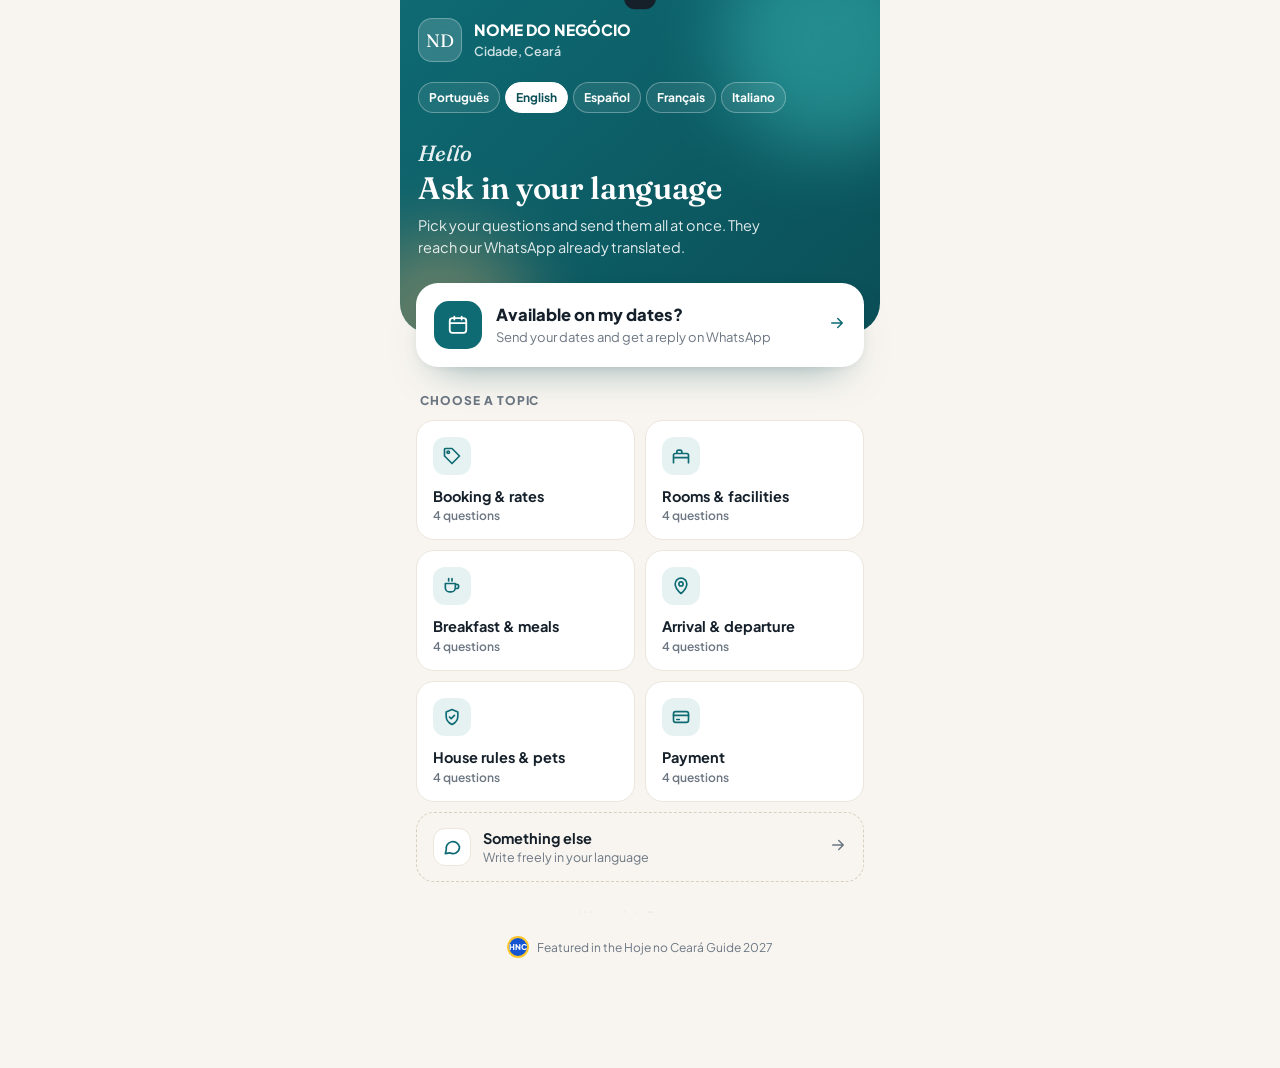
<file: _modelo/index.html>
<!doctype html>
<html lang="pt-BR">
<head>
<meta charset="utf-8">
<meta name="viewport" content="width=device-width, initial-scale=1, viewport-fit=cover">
<title>NOME DO NEGÓCIO · Fale no seu idioma</title>
<meta name="description" content="Fale com NOME DO NEGÓCIO no seu idioma: português, English, español, français, italiano.">
<meta property="og:title" content="NOME DO NEGÓCIO · Fale no seu idioma">
<meta property="og:description" content="Fale com NOME DO NEGÓCIO no seu idioma: português, English, español, français, italiano.">
<meta name="robots" content="noindex">
<link rel="stylesheet" href="../motor/bilingue.css">
</head>
<body>
<script>
window.CLIENTE = {
  demo: false,
  nome: "NOME DO NEGÓCIO",
  local: "Cidade, Ceará",
  whatsapp: "55DDDNUMERO",              // só números: 55 + DDD + número
  segmento: "hospedagem",                // hospedagem | restaurante | transfer | passeio
  idiomasFalados: ["pt"],                // idiomas que a equipe fala: "pt","en","es","fr","it"
  cor: "#0e6a73",                        // cor da marca (HEX)
  linkMateria: "https://hojenoceara.com.br",
  assuntosExtras: []                     // opcional: assuntos próprios do cliente (veja o README)
};
</script>
<script src="../motor/bilingue.js"></script>
</body>
</html>
</file>
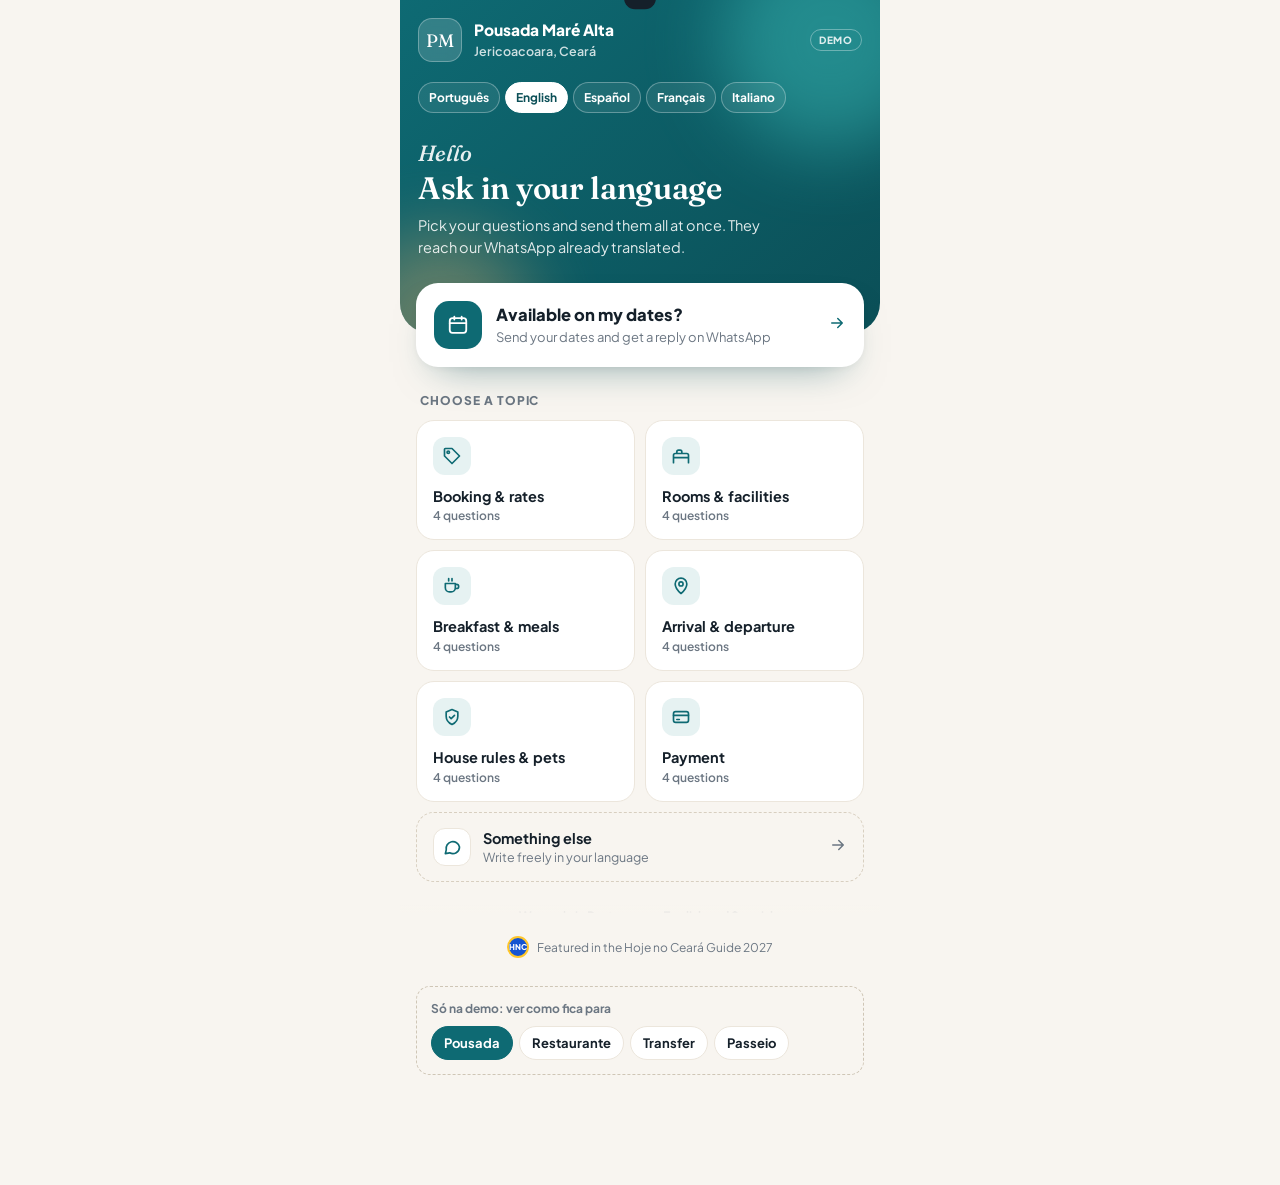
<file: demo/index.html>
<!doctype html>
<html lang="pt-BR">
<head>
<meta charset="utf-8">
<meta name="viewport" content="width=device-width, initial-scale=1, viewport-fit=cover">
<title>Demonstração · WhatsApp Bilíngue</title>
<meta name="description" content="Pergunte no seu idioma. Demonstração do WhatsApp Bilíngue do Hoje no Ceará.">
<meta property="og:title" content="Demonstração · WhatsApp Bilíngue">
<meta property="og:description" content="Pergunte no seu idioma. Demonstração do WhatsApp Bilíngue do Hoje no Ceará.">
<meta name="robots" content="noindex">
<link rel="stylesheet" href="../motor/bilingue.css">
</head>
<body>
<script>
window.CLIENTE = {
  demo: true,
  nome: "Pousada Maré Alta",
  local: "Jericoacoara, Ceará",
  whatsapp: "5585920063154",
  segmento: "hospedagem",
  idiomasFalados: ["pt","en","es"],
  cor: "#0e6a73",
  linkMateria: "https://hojenoceara.com.br"
};
</script>
<script src="../motor/bilingue.js"></script>
</body>
</html>
</file>
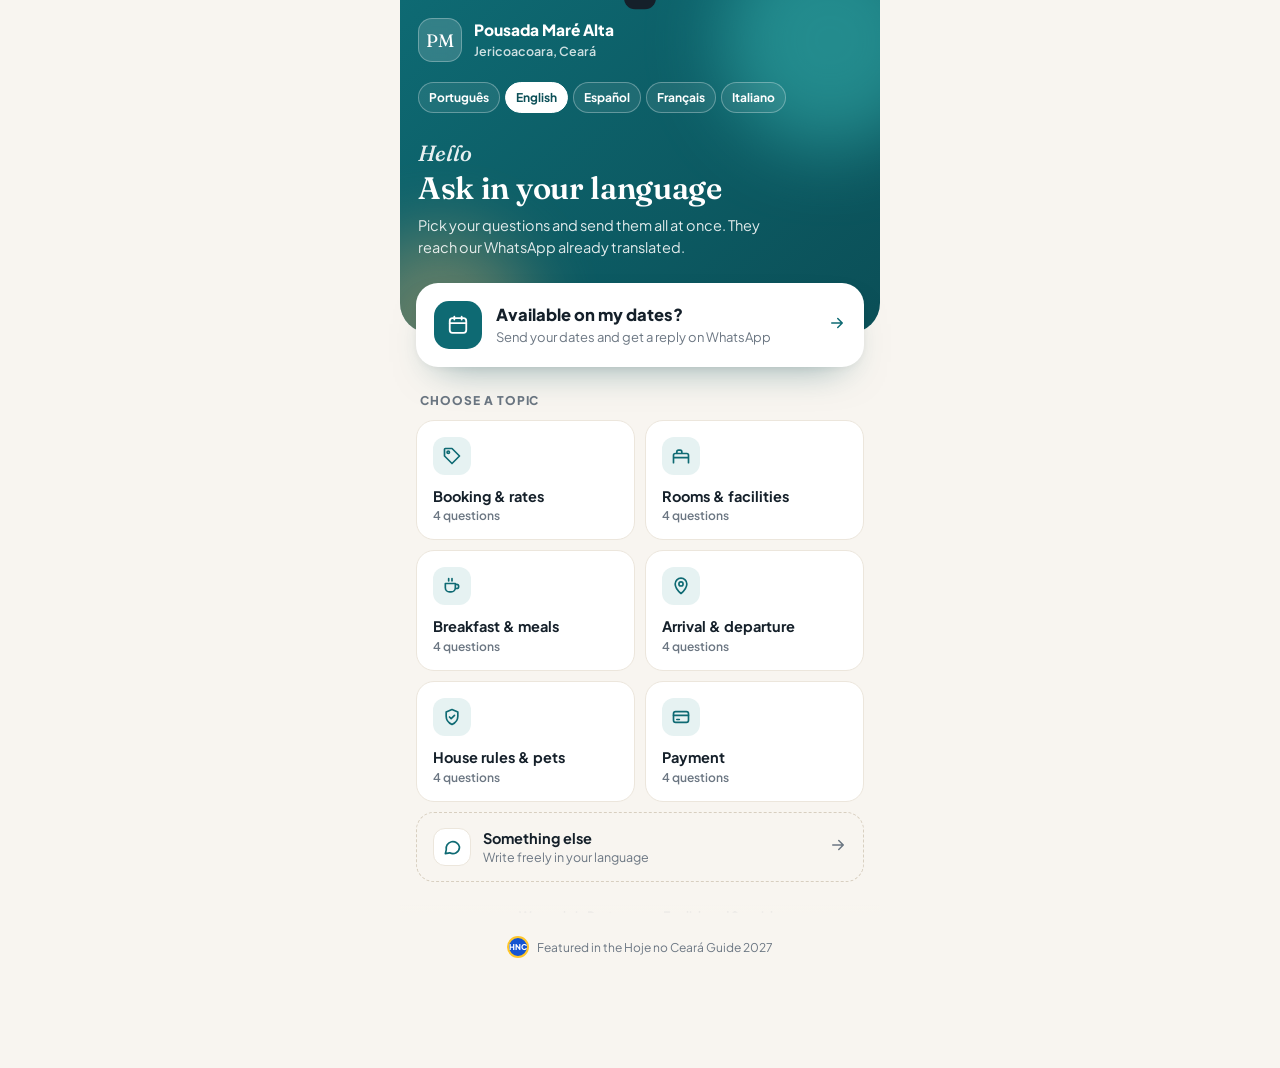
<file: pousada-mare-alta/index.html>
<!doctype html>
<html lang="pt-BR">
<head>
<meta charset="utf-8">
<meta name="viewport" content="width=device-width, initial-scale=1, viewport-fit=cover">
<title>Pousada Maré Alta · Fale no seu idioma</title>
<meta name="description" content="Fale com a Pousada Maré Alta no seu idioma: português, English, español, français, italiano.">
<meta property="og:title" content="Pousada Maré Alta · Fale no seu idioma">
<meta property="og:description" content="Fale com a Pousada Maré Alta no seu idioma: português, English, español, français, italiano.">
<meta name="robots" content="noindex">
<link rel="stylesheet" href="../motor/bilingue.css">
</head>
<body>
<script>
window.CLIENTE = {
  demo: false,
  nome: "Pousada Maré Alta",
  local: "Jericoacoara, Ceará",
  whatsapp: "5585920063154",
  segmento: "hospedagem",
  idiomasFalados: ["pt","en","es"],
  cor: "#0e6a73",
  linkMateria: "https://hojenoceara.com.br"
};
</script>
<script src="../motor/bilingue.js"></script>
</body>
</html>
</file>
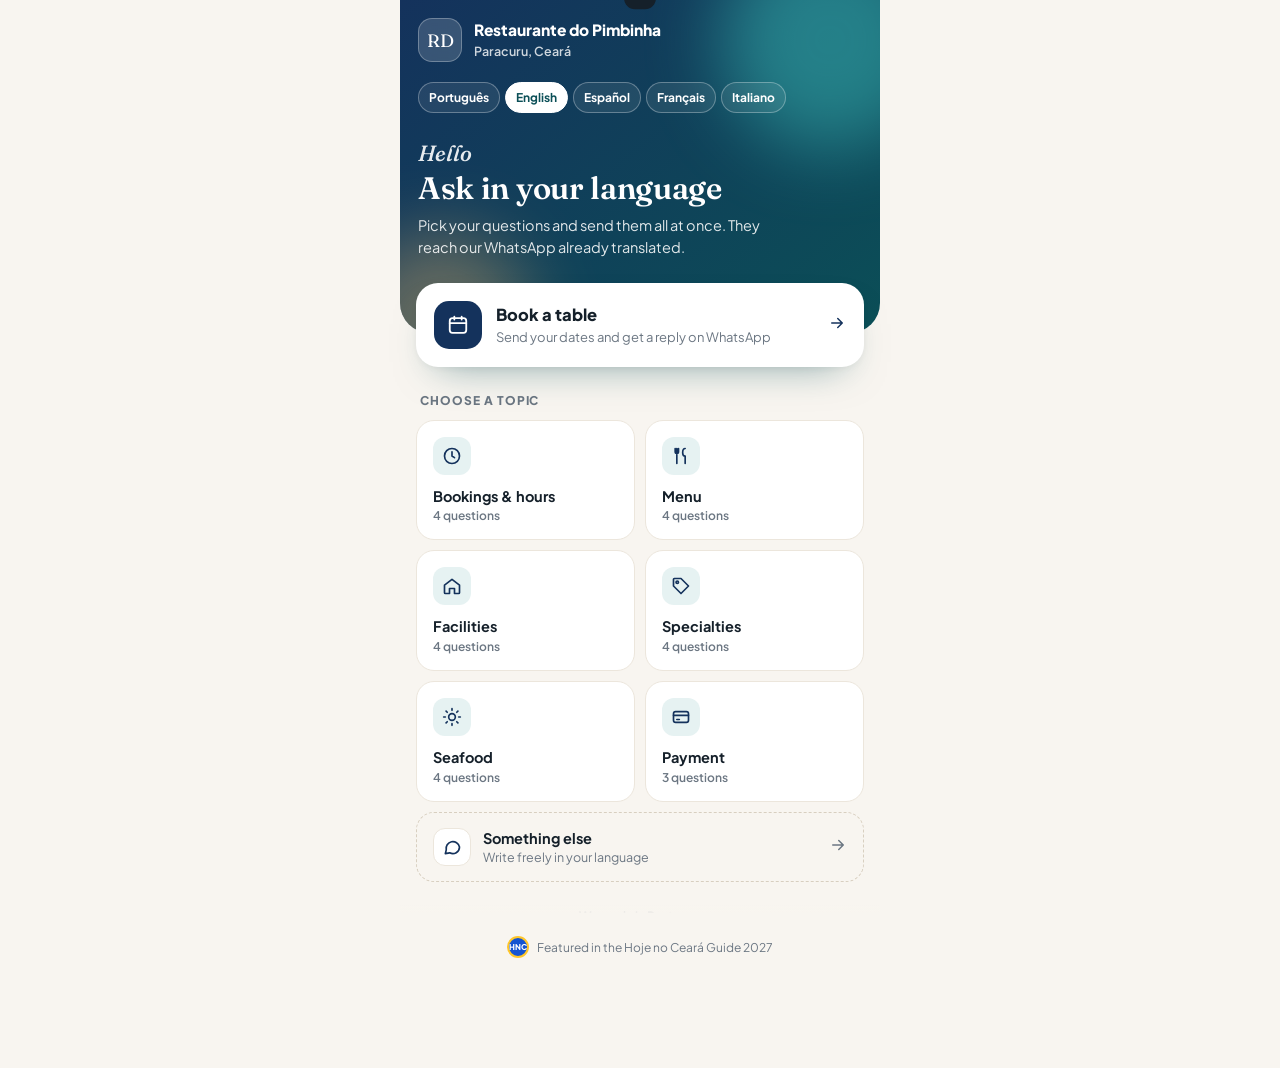
<file: restaurante-do-pimbinha/index.html>
<!doctype html>
<html lang="pt-BR">
<head>
<meta charset="utf-8">
<meta name="viewport" content="width=device-width, initial-scale=1, viewport-fit=cover">
<title>Restaurante do Pimbinha · Fale no seu idioma</title>
<meta name="description" content="Fale com o Restaurante do Pimbinha no seu idioma: português, English, español, français, italiano.">
<meta property="og:title" content="Restaurante do Pimbinha · Fale no seu idioma">
<meta property="og:description" content="Fale com o Restaurante do Pimbinha no seu idioma: português, English, español, français, italiano.">
<meta name="robots" content="noindex">
<link rel="stylesheet" href="../motor/bilingue.css">
</head>
<body>
<script>
window.CLIENTE = {
  demo: false,
  nome: "Restaurante do Pimbinha",
  local: "Paracuru, Ceará",
  whatsapp: "5585996174480",             // só números: 55 + DDD + número
  segmento: "restaurante",               // hospedagem | restaurante | transfer | passeio
  idiomasFalados: ["pt"],                // idiomas que a equipe fala: "pt","en","es","fr","it"
  cor: "#14325c",                        // cor da marca (HEX)
  linkMateria: "https://hojenoceara.com.br",
  assuntosExtras: [
    { ic: "tag",
      titulo: ["Especialidades","Specialties","Especialidades","Spécialités","Specialità"],
      perguntas: [
        ["Qual é a especialidade da casa?","What's the house specialty?","¿Cuál es la especialidad de la casa?","Quelle est la spécialité de la maison ?","Qual è la specialità della casa?"],
        ["Têm algum prato típico cearense?","Do you have any typical Ceará dishes?","¿Tienen algún plato típico de Ceará?","Avez-vous des plats typiques du Ceará ?","Avete piatti tipici del Ceará?"],
        ["Os pratos servem quantas pessoas?","How many people does each dish serve?","¿Para cuántas personas es cada plato?","Pour combien de personnes est prévu chaque plat ?","Per quante persone è ogni piatto?"],
        ["Têm prato do dia?","Do you have a dish of the day?","¿Tienen plato del día?","Avez-vous un plat du jour ?","Avete un piatto del giorno?"]
      ] },
    { ic: "sun",
      titulo: ["Frutos do mar","Seafood","Mariscos","Fruits de mer","Frutti di mare"],
      perguntas: [
        ["Quais frutos do mar vocês servem?","What seafood do you serve?","¿Qué mariscos sirven?","Quels fruits de mer servez-vous ?","Che frutti di mare servite?"],
        ["O peixe e os frutos do mar são frescos do dia?","Are the fish and seafood fresh from the day's catch?","¿El pescado y los mariscos son frescos del día?","Le poisson et les fruits de mer sont-ils de la pêche du jour ?","Il pesce e i frutti di mare sono freschi di giornata?"],
        ["Têm lagosta ou camarão?","Do you have lobster or shrimp?","¿Tienen langosta o camarón?","Avez-vous de la langouste ou des crevettes ?","Avete aragosta o gamberi?"],
        ["Têm pratos sem frutos do mar?","Do you have dishes without seafood?","¿Tienen platos sin mariscos?","Avez-vous des plats sans fruits de mer ?","Avete piatti senza frutti di mare?"]
      ] }
  ]
};
</script>
<script src="../motor/bilingue.js"></script>
</body>
</html>
</file>
<file: motor/bilingue.css>
/* WhatsApp Bilíngue · Hoje no Ceará · motor visual (não edite por cliente) */
:root{
  --brand:#0e6a73; --brand-2:#0b4f57; --brand-soft:#e6f2f2;
  --ink:#15202a; --muted:#6b7682; --line:#ece6dc; --bg:#f8f5f0; --card:#fff; --wa:#1faa59; --hnc:#1554d1;
}
*{box-sizing:border-box;-webkit-tap-highlight-color:transparent}
html,body{margin:0}
body{font-family:"Plus Jakarta Sans",system-ui,-apple-system,"Segoe UI",Roboto,Arial,sans-serif;background:var(--bg);color:var(--ink);-webkit-font-smoothing:antialiased}
button,input{font:inherit;color:inherit}
.wrap{max-width:480px;margin:0 auto;min-height:100vh;padding-bottom:110px}

/* ---------- hero ---------- */
.hero{position:relative;overflow:hidden;color:#fff;padding:18px 18px 74px;border-radius:0 0 30px 30px;
  background:linear-gradient(140deg,var(--brand) 0%,var(--brand-2) 100%)}
.blob{position:absolute;border-radius:50%;filter:blur(36px);opacity:.55;pointer-events:none}
.blob.a{width:220px;height:220px;background:#36b3b0;top:-70px;right:-60px;animation:float 9s ease-in-out infinite}
.blob.b{width:180px;height:180px;background:#f2b46b;bottom:-80px;left:-50px;opacity:.38;animation:float 11s ease-in-out infinite reverse}
@keyframes float{0%,100%{transform:translate(0,0)}50%{transform:translate(-18px,14px)}}
.top{position:relative;display:flex;align-items:center;gap:12px}
.mono{width:44px;height:44px;border-radius:14px;background:rgba(255,255,255,.16);border:1px solid rgba(255,255,255,.28);display:grid;place-items:center;font-family:"Fraunces",Georgia,serif;font-size:18px;flex:none;backdrop-filter:blur(6px)}
.top b{display:block;font-size:15.5px;font-weight:800}
.top small{opacity:.8;font-size:12.5px;font-weight:600}
.demo{margin-left:auto;font-size:10px;font-weight:800;letter-spacing:.08em;text-transform:uppercase;border:1px solid rgba(255,255,255,.4);padding:4px 8px;border-radius:99px;opacity:.85}
.langs{position:relative;display:flex;gap:5px;overflow-x:auto;margin:20px -18px 0;padding:0 18px 2px;scrollbar-width:none}
.langs::-webkit-scrollbar{display:none}
.lang{flex:none;padding:7px 10px;border-radius:99px;border:1px solid rgba(255,255,255,.3);background:rgba(255,255,255,.08);color:#fff;font-weight:700;font-size:12px;cursor:pointer;transition:background .2s,color .2s}
.lang.on{background:#fff;color:var(--brand-2);border-color:#fff}
.hello{position:relative;font-family:"Fraunces",Georgia,serif;font-style:italic;font-weight:500;font-size:22px;margin:24px 0 2px;height:30px;opacity:.9}
.hello span{display:inline-block;transition:opacity .45s,transform .45s}
.hello span.out{opacity:0;transform:translateY(-8px)}
.hero h1{position:relative;font-family:"Fraunces",Georgia,serif;font-weight:600;font-size:31px;line-height:1.1;margin:0 0 10px;letter-spacing:-.01em}
.hero p{position:relative;margin:0;font-size:14.5px;line-height:1.5;opacity:.88;max-width:34ch}

/* ---------- corpo ---------- */
.body{padding:0 16px}
.primary{position:relative;margin-top:-50px;display:flex;align-items:center;gap:14px;width:100%;padding:18px;border:0;border-radius:22px;background:var(--card);cursor:pointer;text-align:left;box-shadow:0 18px 40px -22px rgba(11,79,87,.55),0 2px 6px rgba(0,0,0,.04);animation:up .5s .05s both}
.primary .ic{width:48px;height:48px;border-radius:15px;background:var(--brand);color:#fff;display:grid;place-items:center;flex:none}
.primary b{display:block;font-size:16.5px;font-weight:800}
.primary small{display:block;color:var(--muted);font-size:13px;margin-top:3px;line-height:1.4}
.primary .arr{margin-left:auto;color:var(--brand);flex:none}
.lbl{font-size:12px;font-weight:800;letter-spacing:.08em;text-transform:uppercase;color:var(--muted);margin:26px 4px 12px}
.grid{display:grid;grid-template-columns:1fr 1fr;gap:10px}
.cat{position:relative;display:flex;flex-direction:column;gap:12px;align-items:flex-start;padding:16px;border-radius:18px;border:1px solid var(--line);background:var(--card);cursor:pointer;text-align:left;transition:transform .12s,border-color .2s;animation:up .45s both}
.cat:active{transform:scale(.97)}
.cat .ic{width:38px;height:38px;border-radius:12px;background:var(--brand-soft);color:var(--brand);display:grid;place-items:center}
.cat b{display:block;font-size:14.5px;line-height:1.3}
.cat small{display:block;color:var(--muted);font-size:12px;margin-top:3px;font-weight:600}
.cat .n{position:absolute;top:12px;right:12px;min-width:22px;height:22px;padding:0 6px;border-radius:99px;background:var(--wa);color:#fff;font-size:12px;font-weight:800;display:none;place-items:center}
.cat.has{border-color:var(--wa)}
.cat.has .n{display:grid;animation:pop .3s}
@keyframes up{from{opacity:0;transform:translateY(10px)}to{opacity:1;transform:none}}
@keyframes pop{0%{transform:scale(.4)}70%{transform:scale(1.15)}100%{transform:scale(1)}}
.other{display:flex;align-items:center;gap:12px;margin-top:10px;padding:15px 16px;border-radius:18px;border:1px dashed #d8cfc0;background:transparent;text-decoration:none;color:var(--ink)}
.other b{display:block;font-size:14.5px}
.other small{display:block;color:var(--muted);font-size:12.5px;margin-top:2px}
.other .arr{margin-left:auto;color:var(--muted)}
.trust{display:flex;align-items:center;justify-content:center;gap:8px;margin:26px 0 0;color:var(--muted);font-size:12.5px;font-weight:600;text-align:center}
.trust i{width:7px;height:7px;border-radius:50%;background:var(--wa);box-shadow:0 0 0 0 rgba(31,170,89,.5);animation:pulse 2s infinite}
@keyframes pulse{70%{box-shadow:0 0 0 7px rgba(31,170,89,0)}100%{box-shadow:0 0 0 0 rgba(31,170,89,0)}}
.seal{display:flex;align-items:center;justify-content:center;gap:8px;margin-top:12px;font-size:12px;color:var(--muted);text-decoration:none}
.seal span.b{width:22px;height:22px;border-radius:50%;background:var(--hnc);color:#fff;display:grid;place-items:center;font-size:8px;font-weight:800;border:2px solid #ffc629}
.demo-box{margin:28px 0 0;padding:14px;border:1px dashed #cfc6b6;border-radius:14px}
.demo-box p{margin:0 0 10px;font-size:12px;font-weight:700;color:var(--muted)}
.demo-box .row{display:flex;flex-wrap:wrap;gap:6px}
.demo-box button{padding:8px 12px;border-radius:99px;border:1px solid var(--line);background:#fff;font-size:13px;font-weight:700;cursor:pointer}
.demo-box button.on{background:var(--brand);color:#fff;border-color:var(--brand)}

/* ---------- barra de envio ---------- */
.bar{position:fixed;left:50%;bottom:0;transform:translate(-50%,120%);width:100%;max-width:480px;padding:12px 16px calc(14px + env(safe-area-inset-bottom));background:linear-gradient(180deg,rgba(248,245,240,0),var(--bg) 30%);z-index:15;transition:transform .35s cubic-bezier(.2,.8,.2,1)}
.bar.show{transform:translate(-50%,0)}
.bar .in{display:flex;gap:8px}
.bar a{flex:1;display:flex;align-items:center;justify-content:center;gap:9px;padding:16px;border-radius:16px;background:var(--wa);color:#fff;font-weight:800;text-decoration:none;font-size:15.5px;box-shadow:0 14px 26px -14px rgba(31,170,89,.9)}
.bar button{padding:0 16px;border-radius:16px;border:1px solid var(--line);background:#fff;font-weight:700;font-size:13.5px;cursor:pointer;color:var(--muted)}

/* ---------- pop-up ---------- */
.panel{position:fixed;inset:0;z-index:30;display:flex;justify-content:center;pointer-events:none}
.panel .bg{position:absolute;inset:0;background:rgba(10,22,30,.42);opacity:0;transition:opacity .25s}
.sheet{position:relative;margin-top:auto;width:100%;max-width:480px;max-height:88vh;max-height:88dvh;background:var(--bg);border-radius:26px 26px 0 0;transform:translateY(104%);transition:transform .38s cubic-bezier(.2,.9,.2,1);display:flex;flex-direction:column}
.panel.open{pointer-events:auto}
.panel.open .bg{opacity:1}
.panel.open .sheet{transform:none}
.grip{width:40px;height:4px;border-radius:99px;background:#d8d0c3;margin:10px auto 0}
.sh{display:flex;align-items:flex-start;gap:12px;padding:14px 18px 6px}
.sh .ic{width:40px;height:40px;border-radius:12px;background:var(--brand-soft);color:var(--brand);display:grid;place-items:center;flex:none}
.sh h3{margin:0;font-family:"Fraunces",Georgia,serif;font-weight:600;font-size:22px;line-height:1.15}
.sh p{margin:4px 0 0;color:var(--muted);font-size:13px}
.x{margin-left:auto;width:34px;height:34px;border-radius:50%;background:#fff;border:1px solid var(--line);cursor:pointer;display:grid;place-items:center;flex:none}
.sb{overflow-y:auto;padding:10px 18px 12px}
.sf{padding:10px 18px calc(16px + env(safe-area-inset-bottom));border-top:1px solid var(--line);background:var(--bg);border-radius:0 0 0 0}
.qrow{display:flex;align-items:center;gap:12px;width:100%;padding:15px 14px;margin-bottom:8px;border-radius:14px;border:1.5px solid var(--line);background:#fff;text-align:left;cursor:pointer;font-weight:700;font-size:15px;line-height:1.35;transition:border-color .15s,background .15s}
.qrow .ck{width:24px;height:24px;border-radius:50%;border:1.5px solid #cfd6df;flex:none;display:grid;place-items:center;color:#fff;transition:.15s}
.qrow.on{border-color:var(--wa);background:#f1fbf5}
.qrow.on .ck{background:var(--wa);border-color:var(--wa)}
.btn{display:flex;align-items:center;justify-content:center;gap:9px;width:100%;padding:15px;border-radius:14px;border:0;background:var(--ink);color:#fff;font-weight:800;font-size:15px;cursor:pointer;text-decoration:none}
.btn.wa{background:var(--wa)}
.btn.off{opacity:.45;pointer-events:none}
.grid2{display:grid;grid-template-columns:minmax(0,1fr) minmax(0,1fr);gap:10px}
.field{min-width:0}
.field label{display:block;font-size:12px;font-weight:700;color:var(--muted);margin:0 0 6px 2px}
.field input{width:100%;min-width:0;padding:13px 10px;border-radius:12px;border:1.5px solid var(--line);background:#fff;font-size:16px;font-weight:600;-webkit-appearance:none;appearance:none}
.field input:focus{outline:0;border-color:var(--brand)}
.people{display:flex;align-items:center;justify-content:space-between;margin-top:12px;padding:12px 14px;border:1.5px solid var(--line);border-radius:14px;background:#fff}
.people b{font-size:15px}
.step{display:flex;align-items:center;gap:12px}
.step button{width:36px;height:36px;border-radius:50%;border:1.5px solid var(--line);background:#fff;font-size:18px;cursor:pointer;color:var(--brand);display:grid;place-items:center}
.step button:disabled{opacity:.35}
.step span{min-width:18px;text-align:center;font-weight:800;font-size:16px}
.extra{margin-top:12px;font-size:12.5px;color:var(--brand);font-weight:700;display:flex;gap:8px;align-items:center}

/* toast */
.toast{position:fixed;left:50%;top:18px;transform:translate(-50%,-140%);background:var(--ink);color:#fff;padding:11px 16px;border-radius:99px;font-size:13.5px;font-weight:700;z-index:40;transition:transform .35s cubic-bezier(.2,.9,.2,1);display:flex;gap:8px;align-items:center}
.toast.show{transform:translate(-50%,0)}

@media (prefers-reduced-motion:reduce){*{animation:none!important;transition:none!important}}
</file>
